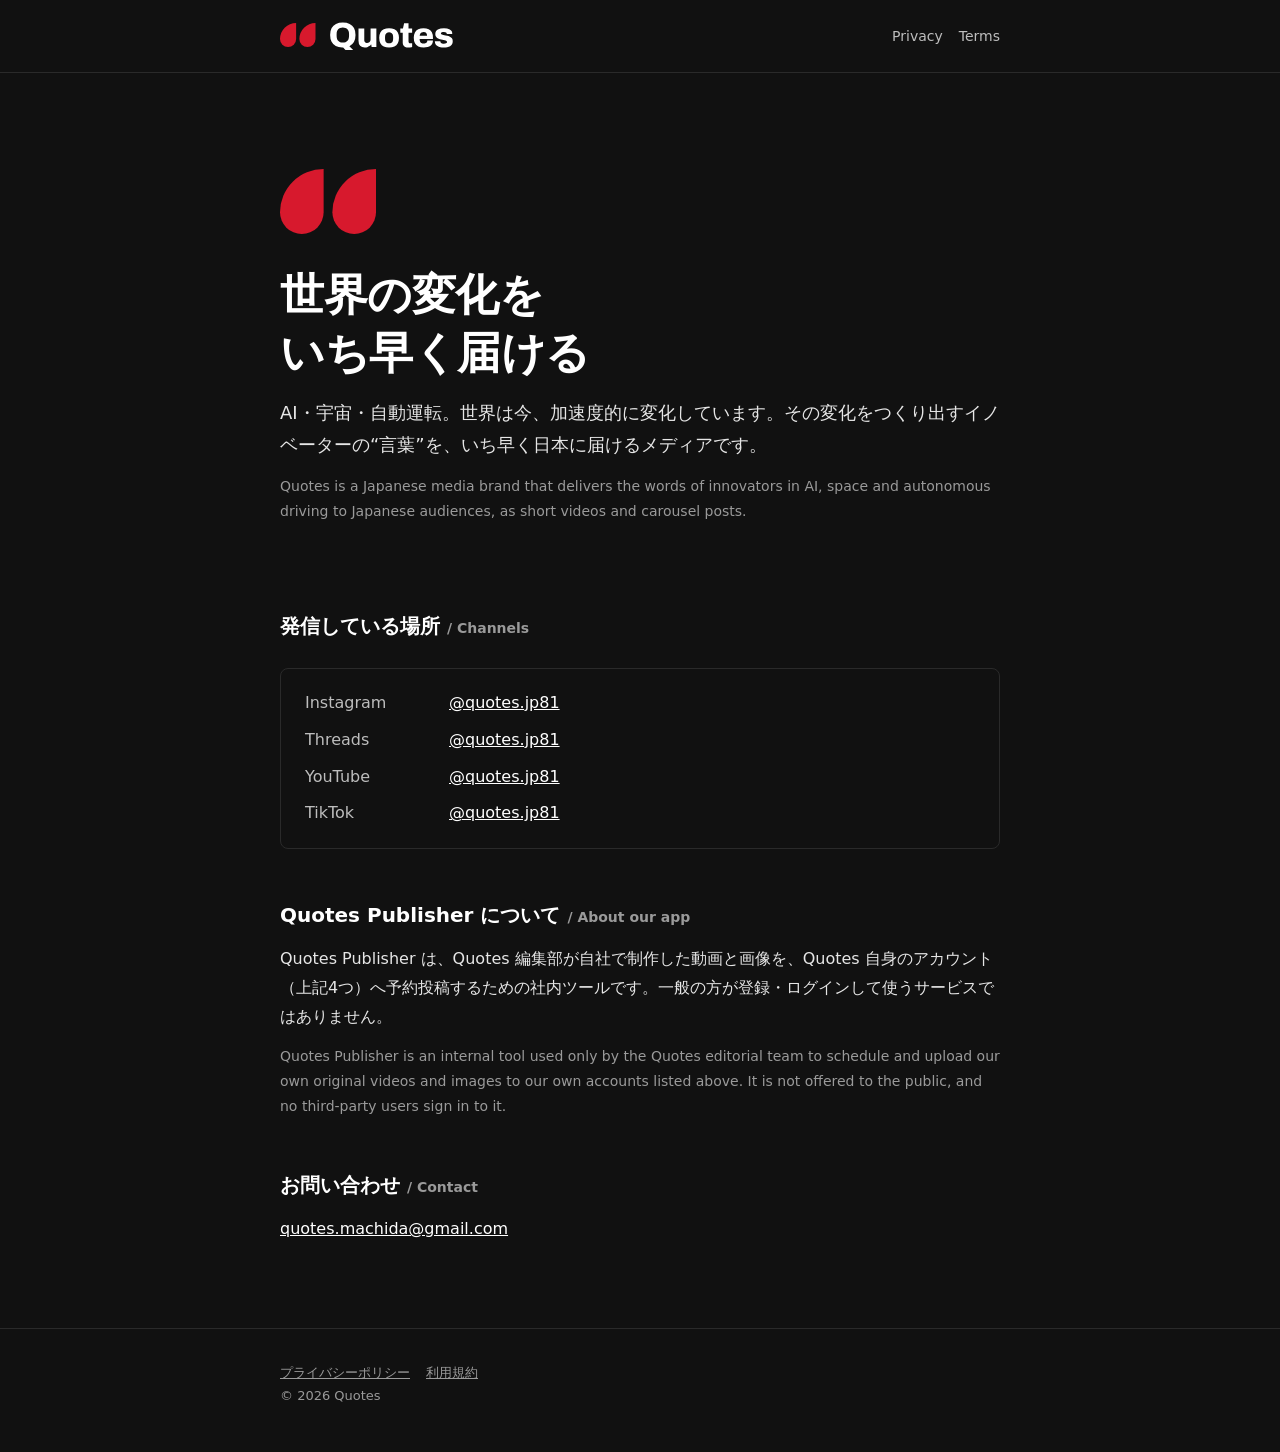
<file: index.html>
<!doctype html>
<html lang="ja">
<head>
<meta charset="utf-8">
<meta name="viewport" content="width=device-width,initial-scale=1">
<title>Quotes | クオーツ</title>
<meta name="description" content="AI・宇宙・自動運転。世界を変えるイノベーターの言葉を、いち早く日本に届けるメディア。">
<link rel="icon" href="img/quotes_icon_1080.png">
<link rel="stylesheet" href="style.css">
</head>
<body>
<header><div class="wrap">
  <a class="logo" href="./"><img src="img/quotes_logo_onblack.svg" alt="Quotes"></a>
  <nav><a href="privacy.html">Privacy</a><a href="terms.html">Terms</a></nav>
</div></header>
<main><div class="wrap">
  <section class="hero">
    <img src="img/quotes_mark_red.svg" alt="">
    <h1>世界の変化を<br>いち早く届ける</h1>
    <p class="lead">AI・宇宙・自動運転。世界は今、加速度的に変化しています。その変化をつくり出すイノベーターの“言葉”を、いち早く日本に届けるメディアです。</p>
    <p class="en">Quotes is a Japanese media brand that delivers the words of innovators in AI, space and autonomous driving to Japanese audiences, as short videos and carousel posts.</p>
  </section>

  <h2>発信している場所 <span class="en">/ Channels</span></h2>
  <div class="card"><dl>
    <dt>Instagram</dt><dd><a href="https://www.instagram.com/quotes.jp81/">@quotes.jp81</a></dd>
    <dt>Threads</dt><dd><a href="https://www.threads.net/@quotes.jp81">@quotes.jp81</a></dd>
    <dt>YouTube</dt><dd><a href="https://www.youtube.com/@quotes.jp81">@quotes.jp81</a></dd>
    <dt>TikTok</dt><dd><a href="https://www.tiktok.com/@quotes.jp81">@quotes.jp81</a></dd>
  </dl></div>

  <h2>Quotes Publisher について <span class="en">/ About our app</span></h2>
  <p>Quotes Publisher は、Quotes 編集部が自社で制作した動画と画像を、Quotes 自身のアカウント（上記4つ）へ予約投稿するための社内ツールです。一般の方が登録・ログインして使うサービスではありません。</p>
  <p class="en">Quotes Publisher is an internal tool used only by the Quotes editorial team to schedule and upload our own original videos and images to our own accounts listed above. It is not offered to the public, and no third-party users sign in to it.</p>

  <h2>お問い合わせ <span class="en">/ Contact</span></h2>
  <p><a href="mailto:quotes.machida@gmail.com">quotes.machida@gmail.com</a></p>
</div></main>
<footer><div class="wrap">
  <a href="privacy.html">プライバシーポリシー</a><a href="terms.html">利用規約</a>
  <p>© 2026 Quotes</p>
</div></footer>
</body>
</html>
</file>
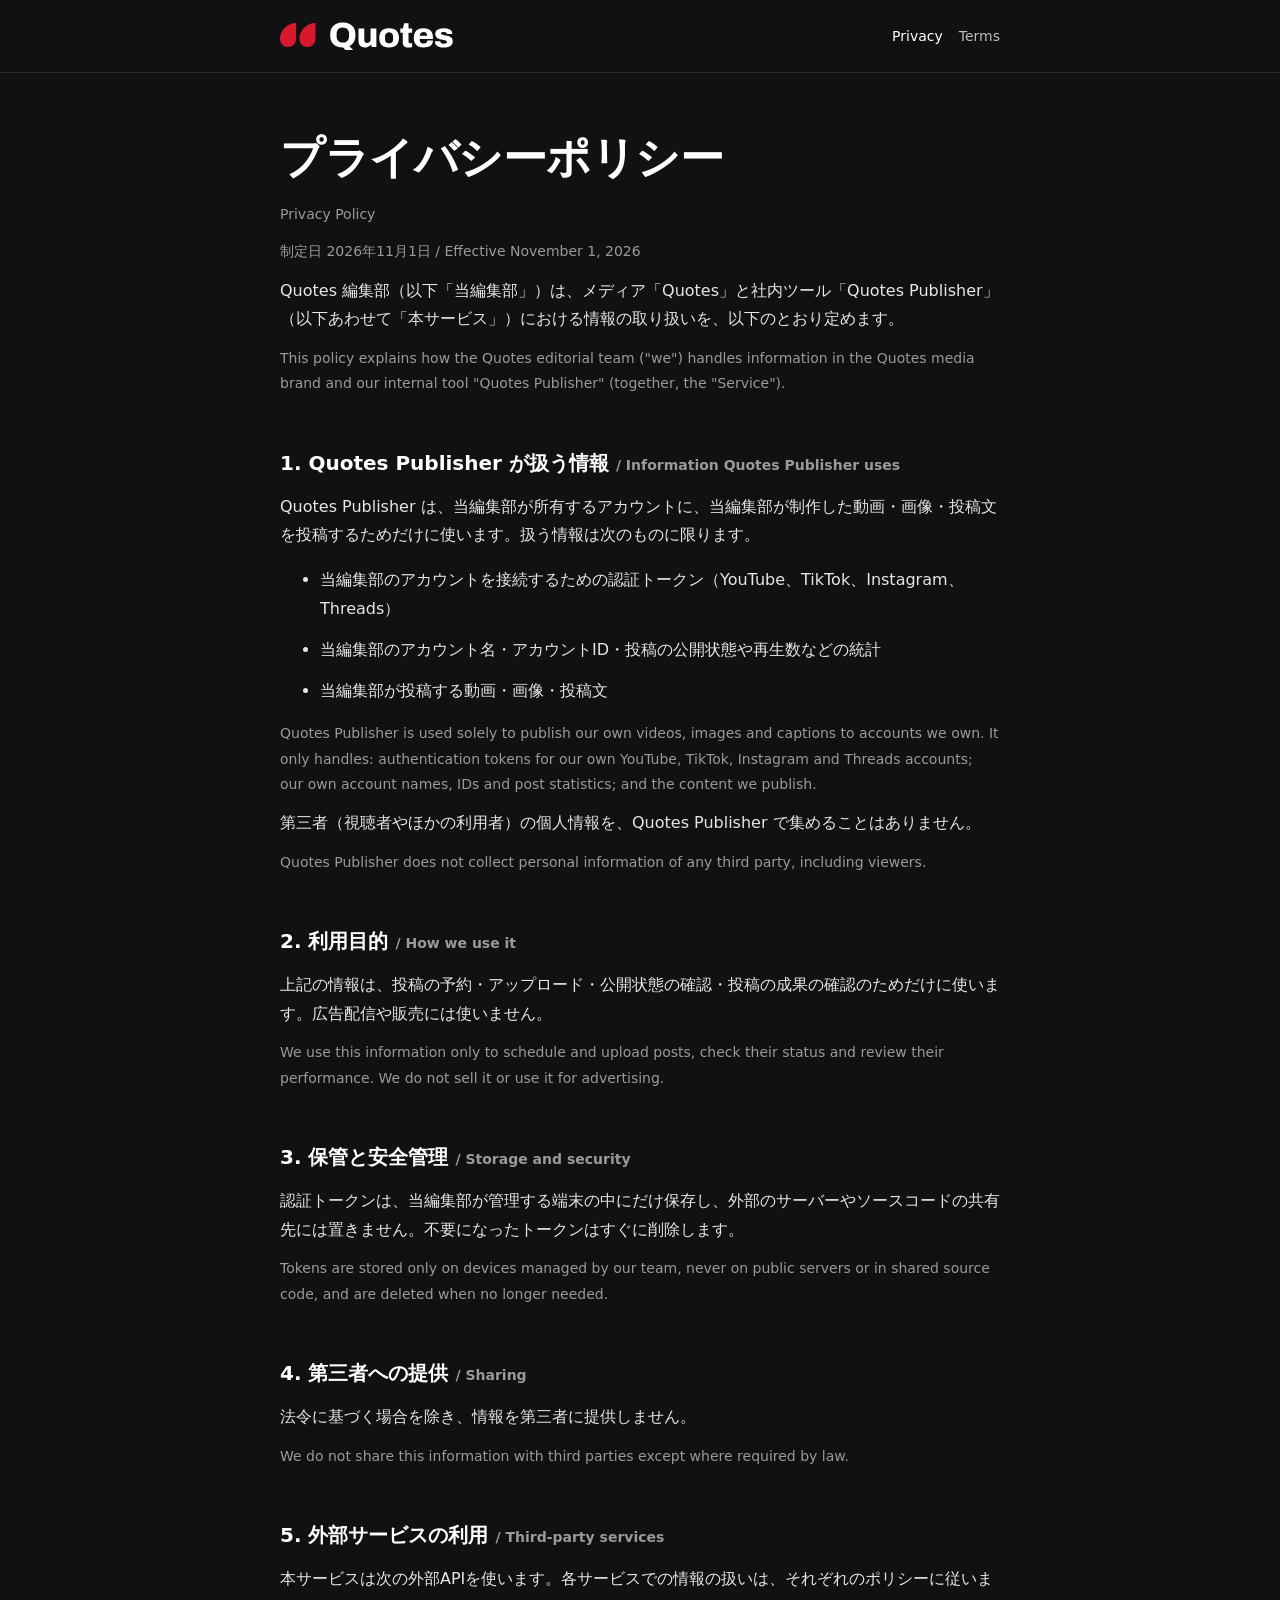
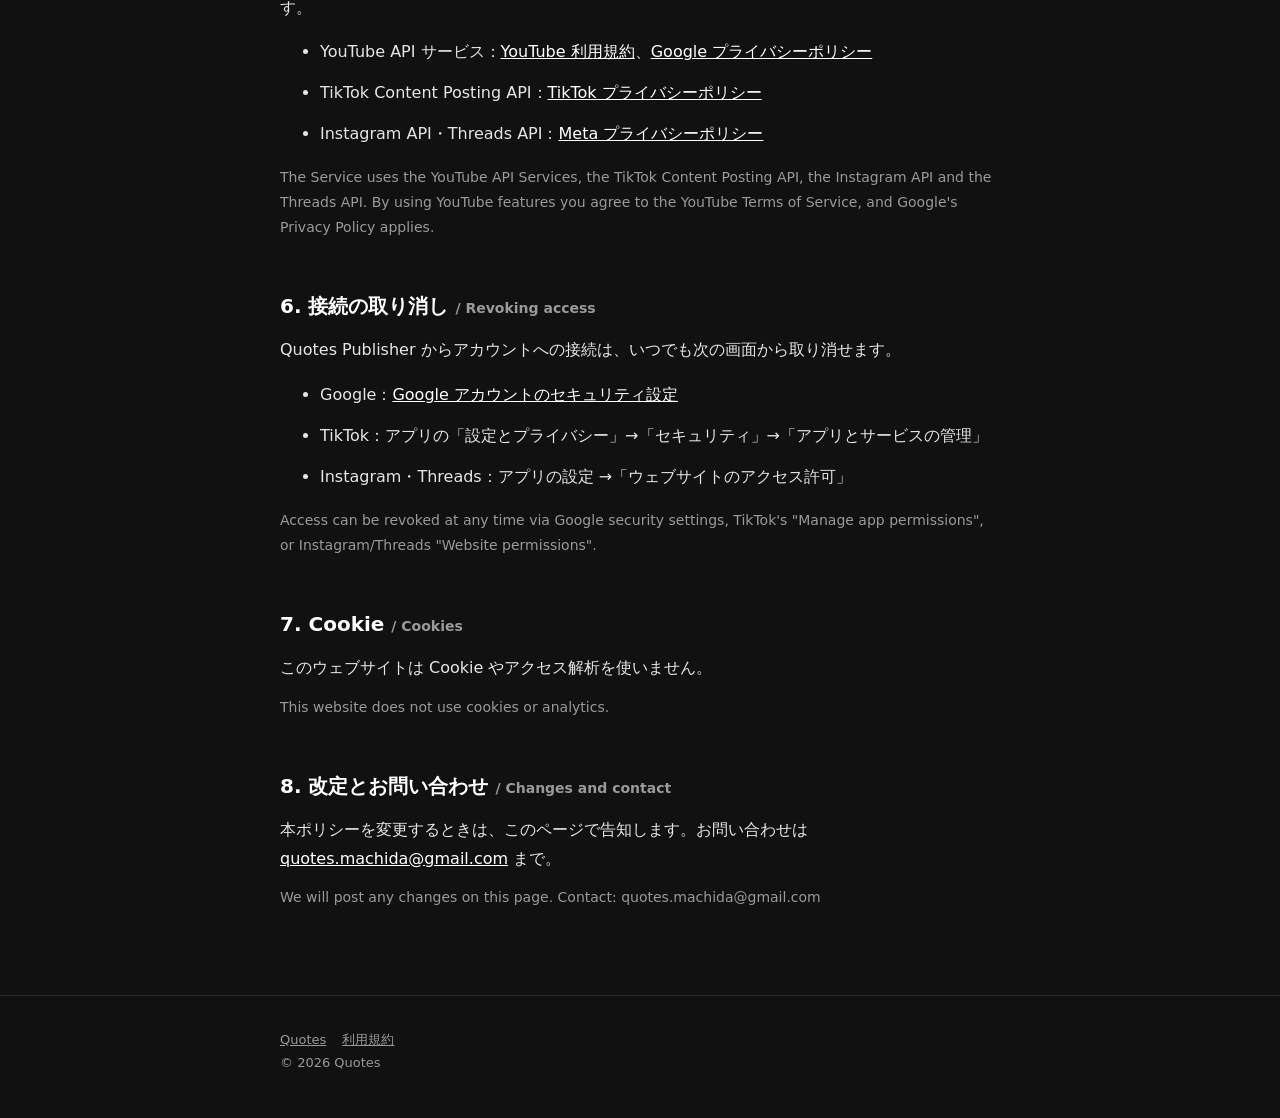
<file: privacy.html>
<!doctype html>
<html lang="ja">
<head>
<meta charset="utf-8">
<meta name="viewport" content="width=device-width,initial-scale=1">
<title>プライバシーポリシー | Quotes</title>
<link rel="icon" href="img/quotes_icon_1080.png">
<link rel="stylesheet" href="style.css">
</head>
<body>
<header><div class="wrap">
  <a class="logo" href="./"><img src="img/quotes_logo_onblack.svg" alt="Quotes"></a>
  <nav><a href="privacy.html" aria-current="page">Privacy</a><a href="terms.html">Terms</a></nav>
</div></header>
<main><div class="wrap">
  <h1>プライバシーポリシー</h1>
  <p class="en">Privacy Policy</p>
  <p class="meta">制定日 2026年11月1日 / Effective November 1, 2026</p>

  <p>Quotes 編集部（以下「当編集部」）は、メディア「Quotes」と社内ツール「Quotes Publisher」（以下あわせて「本サービス」）における情報の取り扱いを、以下のとおり定めます。</p>
  <p class="en">This policy explains how the Quotes editorial team ("we") handles information in the Quotes media brand and our internal tool "Quotes Publisher" (together, the "Service").</p>

  <h2>1. Quotes Publisher が扱う情報 <span class="en">/ Information Quotes Publisher uses</span></h2>
  <p>Quotes Publisher は、当編集部が所有するアカウントに、当編集部が制作した動画・画像・投稿文を投稿するためだけに使います。扱う情報は次のものに限ります。</p>
  <ul>
    <li>当編集部のアカウントを接続するための認証トークン（YouTube、TikTok、Instagram、Threads）</li>
    <li>当編集部のアカウント名・アカウントID・投稿の公開状態や再生数などの統計</li>
    <li>当編集部が投稿する動画・画像・投稿文</li>
  </ul>
  <p class="en">Quotes Publisher is used solely to publish our own videos, images and captions to accounts we own. It only handles: authentication tokens for our own YouTube, TikTok, Instagram and Threads accounts; our own account names, IDs and post statistics; and the content we publish.</p>
  <p>第三者（視聴者やほかの利用者）の個人情報を、Quotes Publisher で集めることはありません。</p>
  <p class="en">Quotes Publisher does not collect personal information of any third party, including viewers.</p>

  <h2>2. 利用目的 <span class="en">/ How we use it</span></h2>
  <p>上記の情報は、投稿の予約・アップロード・公開状態の確認・投稿の成果の確認のためだけに使います。広告配信や販売には使いません。</p>
  <p class="en">We use this information only to schedule and upload posts, check their status and review their performance. We do not sell it or use it for advertising.</p>

  <h2>3. 保管と安全管理 <span class="en">/ Storage and security</span></h2>
  <p>認証トークンは、当編集部が管理する端末の中にだけ保存し、外部のサーバーやソースコードの共有先には置きません。不要になったトークンはすぐに削除します。</p>
  <p class="en">Tokens are stored only on devices managed by our team, never on public servers or in shared source code, and are deleted when no longer needed.</p>

  <h2>4. 第三者への提供 <span class="en">/ Sharing</span></h2>
  <p>法令に基づく場合を除き、情報を第三者に提供しません。</p>
  <p class="en">We do not share this information with third parties except where required by law.</p>

  <h2>5. 外部サービスの利用 <span class="en">/ Third-party services</span></h2>
  <p>本サービスは次の外部APIを使います。各サービスでの情報の扱いは、それぞれのポリシーに従います。</p>
  <ul>
    <li>YouTube API サービス：<a href="https://www.youtube.com/t/terms">YouTube 利用規約</a>、<a href="https://policies.google.com/privacy">Google プライバシーポリシー</a></li>
    <li>TikTok Content Posting API：<a href="https://www.tiktok.com/legal/privacy-policy">TikTok プライバシーポリシー</a></li>
    <li>Instagram API・Threads API：<a href="https://www.facebook.com/privacy/policy/">Meta プライバシーポリシー</a></li>
  </ul>
  <p class="en">The Service uses the YouTube API Services, the TikTok Content Posting API, the Instagram API and the Threads API. By using YouTube features you agree to the YouTube Terms of Service, and Google's Privacy Policy applies.</p>

  <h2>6. 接続の取り消し <span class="en">/ Revoking access</span></h2>
  <p>Quotes Publisher からアカウントへの接続は、いつでも次の画面から取り消せます。</p>
  <ul>
    <li>Google：<a href="https://security.google.com/settings/security/permissions">Google アカウントのセキュリティ設定</a></li>
    <li>TikTok：アプリの「設定とプライバシー」→「セキュリティ」→「アプリとサービスの管理」</li>
    <li>Instagram・Threads：アプリの設定 →「ウェブサイトのアクセス許可」</li>
  </ul>
  <p class="en">Access can be revoked at any time via Google security settings, TikTok's "Manage app permissions", or Instagram/Threads "Website permissions".</p>

  <h2>7. Cookie <span class="en">/ Cookies</span></h2>
  <p>このウェブサイトは Cookie やアクセス解析を使いません。</p>
  <p class="en">This website does not use cookies or analytics.</p>

  <h2>8. 改定とお問い合わせ <span class="en">/ Changes and contact</span></h2>
  <p>本ポリシーを変更するときは、このページで告知します。お問い合わせは <a href="mailto:quotes.machida@gmail.com">quotes.machida@gmail.com</a> まで。</p>
  <p class="en">We will post any changes on this page. Contact: quotes.machida@gmail.com</p>
</div></main>
<footer><div class="wrap">
  <a href="./">Quotes</a><a href="terms.html">利用規約</a>
  <p>© 2026 Quotes</p>
</div></footer>
</body>
</html>
</file>
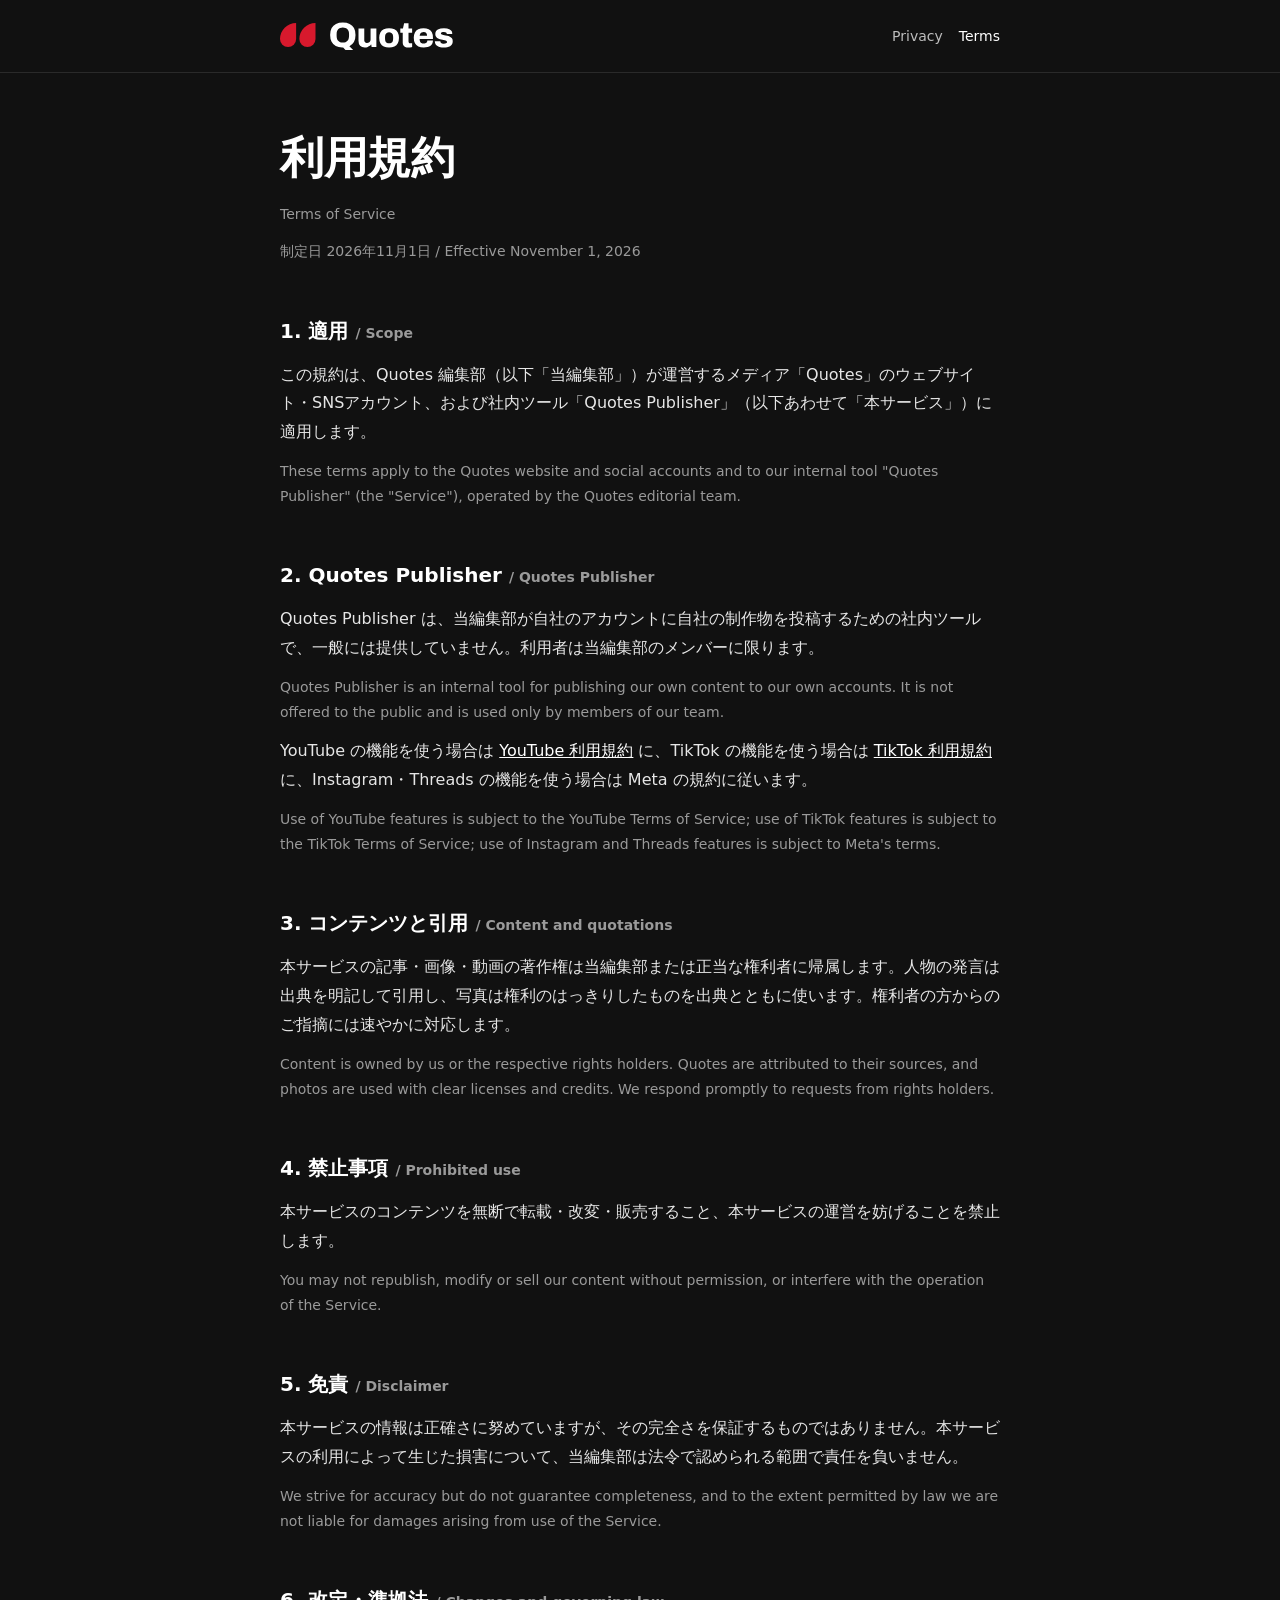
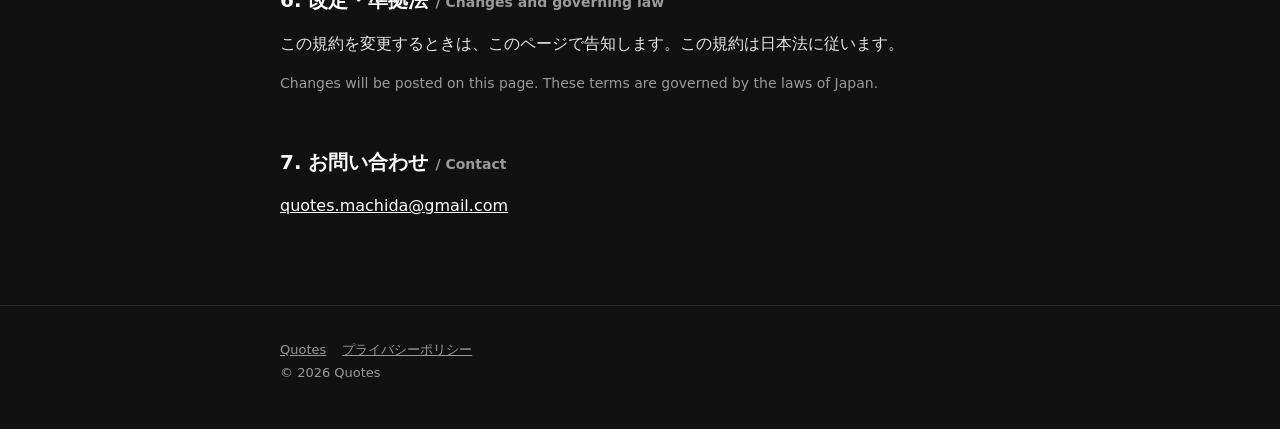
<file: terms.html>
<!doctype html>
<html lang="ja">
<head>
<meta charset="utf-8">
<meta name="viewport" content="width=device-width,initial-scale=1">
<title>利用規約 | Quotes</title>
<link rel="icon" href="img/quotes_icon_1080.png">
<link rel="stylesheet" href="style.css">
</head>
<body>
<header><div class="wrap">
  <a class="logo" href="./"><img src="img/quotes_logo_onblack.svg" alt="Quotes"></a>
  <nav><a href="privacy.html">Privacy</a><a href="terms.html" aria-current="page">Terms</a></nav>
</div></header>
<main><div class="wrap">
  <h1>利用規約</h1>
  <p class="en">Terms of Service</p>
  <p class="meta">制定日 2026年11月1日 / Effective November 1, 2026</p>

  <h2>1. 適用 <span class="en">/ Scope</span></h2>
  <p>この規約は、Quotes 編集部（以下「当編集部」）が運営するメディア「Quotes」のウェブサイト・SNSアカウント、および社内ツール「Quotes Publisher」（以下あわせて「本サービス」）に適用します。</p>
  <p class="en">These terms apply to the Quotes website and social accounts and to our internal tool "Quotes Publisher" (the "Service"), operated by the Quotes editorial team.</p>

  <h2>2. Quotes Publisher <span class="en">/ Quotes Publisher</span></h2>
  <p>Quotes Publisher は、当編集部が自社のアカウントに自社の制作物を投稿するための社内ツールで、一般には提供していません。利用者は当編集部のメンバーに限ります。</p>
  <p class="en">Quotes Publisher is an internal tool for publishing our own content to our own accounts. It is not offered to the public and is used only by members of our team.</p>
  <p>YouTube の機能を使う場合は <a href="https://www.youtube.com/t/terms">YouTube 利用規約</a> に、TikTok の機能を使う場合は <a href="https://www.tiktok.com/legal/terms-of-service">TikTok 利用規約</a> に、Instagram・Threads の機能を使う場合は Meta の規約に従います。</p>
  <p class="en">Use of YouTube features is subject to the YouTube Terms of Service; use of TikTok features is subject to the TikTok Terms of Service; use of Instagram and Threads features is subject to Meta's terms.</p>

  <h2>3. コンテンツと引用 <span class="en">/ Content and quotations</span></h2>
  <p>本サービスの記事・画像・動画の著作権は当編集部または正当な権利者に帰属します。人物の発言は出典を明記して引用し、写真は権利のはっきりしたものを出典とともに使います。権利者の方からのご指摘には速やかに対応します。</p>
  <p class="en">Content is owned by us or the respective rights holders. Quotes are attributed to their sources, and photos are used with clear licenses and credits. We respond promptly to requests from rights holders.</p>

  <h2>4. 禁止事項 <span class="en">/ Prohibited use</span></h2>
  <p>本サービスのコンテンツを無断で転載・改変・販売すること、本サービスの運営を妨げることを禁止します。</p>
  <p class="en">You may not republish, modify or sell our content without permission, or interfere with the operation of the Service.</p>

  <h2>5. 免責 <span class="en">/ Disclaimer</span></h2>
  <p>本サービスの情報は正確さに努めていますが、その完全さを保証するものではありません。本サービスの利用によって生じた損害について、当編集部は法令で認められる範囲で責任を負いません。</p>
  <p class="en">We strive for accuracy but do not guarantee completeness, and to the extent permitted by law we are not liable for damages arising from use of the Service.</p>

  <h2>6. 改定・準拠法 <span class="en">/ Changes and governing law</span></h2>
  <p>この規約を変更するときは、このページで告知します。この規約は日本法に従います。</p>
  <p class="en">Changes will be posted on this page. These terms are governed by the laws of Japan.</p>

  <h2>7. お問い合わせ <span class="en">/ Contact</span></h2>
  <p><a href="mailto:quotes.machida@gmail.com">quotes.machida@gmail.com</a></p>
</div></main>
<footer><div class="wrap">
  <a href="./">Quotes</a><a href="privacy.html">プライバシーポリシー</a>
  <p>© 2026 Quotes</p>
</div></footer>
</body>
</html>
</file>
<file: style.css>
:root{--ink:#111111;--white:#FFFFFF;--red:#D7192D;--body:#E6E6E6;--sub:#BDBDBD;--note:#9A9A9A;--line:#2A2A2A}
*{box-sizing:border-box}
html{-webkit-text-size-adjust:100%}
body{margin:0;background:var(--ink);color:var(--body);font-family:"Archivo","Noto Sans JP",system-ui,-apple-system,"Hiragino Sans",sans-serif;line-height:1.8;font-size:16px}
a{color:var(--white)}
.wrap{max-width:760px;margin:0 auto;padding:0 20px}
header{border-bottom:1px solid var(--line)}
header .wrap{display:flex;align-items:center;justify-content:space-between;height:72px;gap:16px}
.logo img{height:28px;display:block}
nav a{color:var(--sub);text-decoration:none;font-size:14px;margin-left:16px}
nav a:hover,nav a[aria-current]{color:var(--white)}
main{padding:56px 0 72px}
.hero{padding:40px 0 24px}
.hero img{width:96px;display:block;margin-bottom:32px}
h1{color:var(--white);font-size:clamp(28px,6vw,44px);line-height:1.3;margin:0 0 16px;font-weight:800;letter-spacing:-.01em}
h2{color:var(--white);font-size:20px;margin:48px 0 12px;font-weight:700}
h3{color:var(--white);font-size:16px;margin:28px 0 8px}
p,li{margin:0 0 12px}
.lead{font-size:18px;color:var(--body)}
.en{color:var(--note);font-size:14px}
.meta{color:var(--note);font-size:14px}
.card{border:1px solid var(--line);border-radius:8px;padding:20px 24px;margin:24px 0}
dl{display:grid;grid-template-columns:8em 1fr;gap:8px 16px;margin:0}
dt{color:var(--sub)}dd{margin:0}
footer{border-top:1px solid var(--line);padding:32px 0;color:var(--note);font-size:13px}
footer a{color:var(--note);margin-right:16px}
@media (max-width:480px){dl{grid-template-columns:1fr}dt{margin-top:8px}nav a{margin-left:12px}}
</file>
